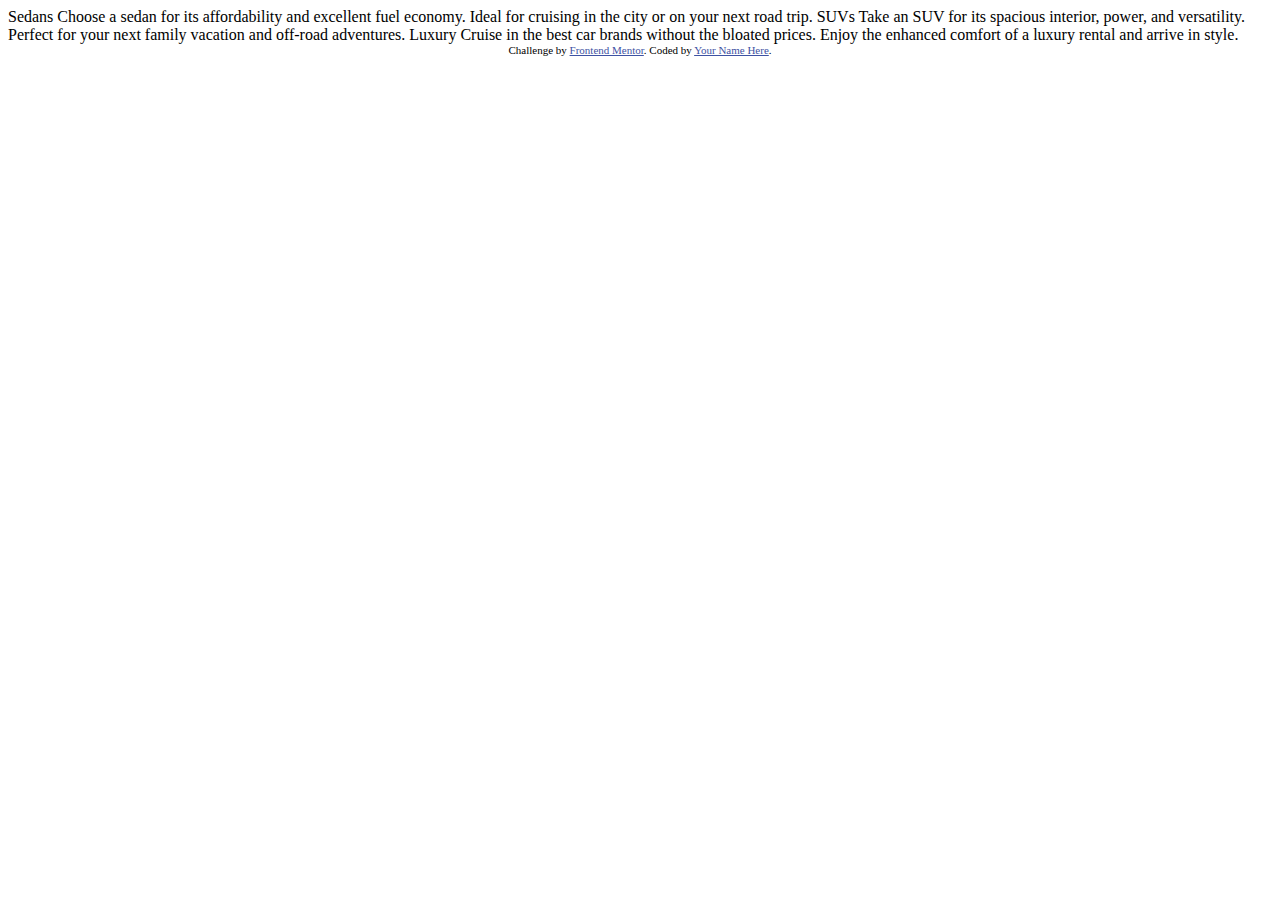
<file: 3-column-preview-card-component-main/index.html>
<!DOCTYPE html>
<html lang="en">
<head>
  <meta charset="UTF-8">
  <meta name="viewport" content="width=device-width, initial-scale=1.0"> <!-- displays site properly based on user's device -->

  <link rel="icon" type="image/png" sizes="32x32" href="./images/favicon-32x32.png">
  
  <title>Frontend Mentor | 3-column preview card component</title>

  <!-- Feel free to remove these styles or customise in your own stylesheet 👍 -->
  <style>
    .attribution { font-size: 11px; text-align: center; }
    .attribution a { color: hsl(228, 45%, 44%); }
  </style>
</head>
<body>
  
  Sedans
  Choose a sedan for its affordability and excellent fuel economy. Ideal for cruising in the city 
  or on your next road trip.

  SUVs
  Take an SUV for its spacious interior, power, and versatility. Perfect for your next family vacation 
  and off-road adventures.

  Luxury
  Cruise in the best car brands without the bloated prices. Enjoy the enhanced comfort of a luxury 
  rental and arrive in style.
  
  <div class="attribution">
    Challenge by <a href="https://www.frontendmentor.io?ref=challenge" target="_blank">Frontend Mentor</a>. 
    Coded by <a href="#">Your Name Here</a>.
  </div>
</body>
</html>
</file>
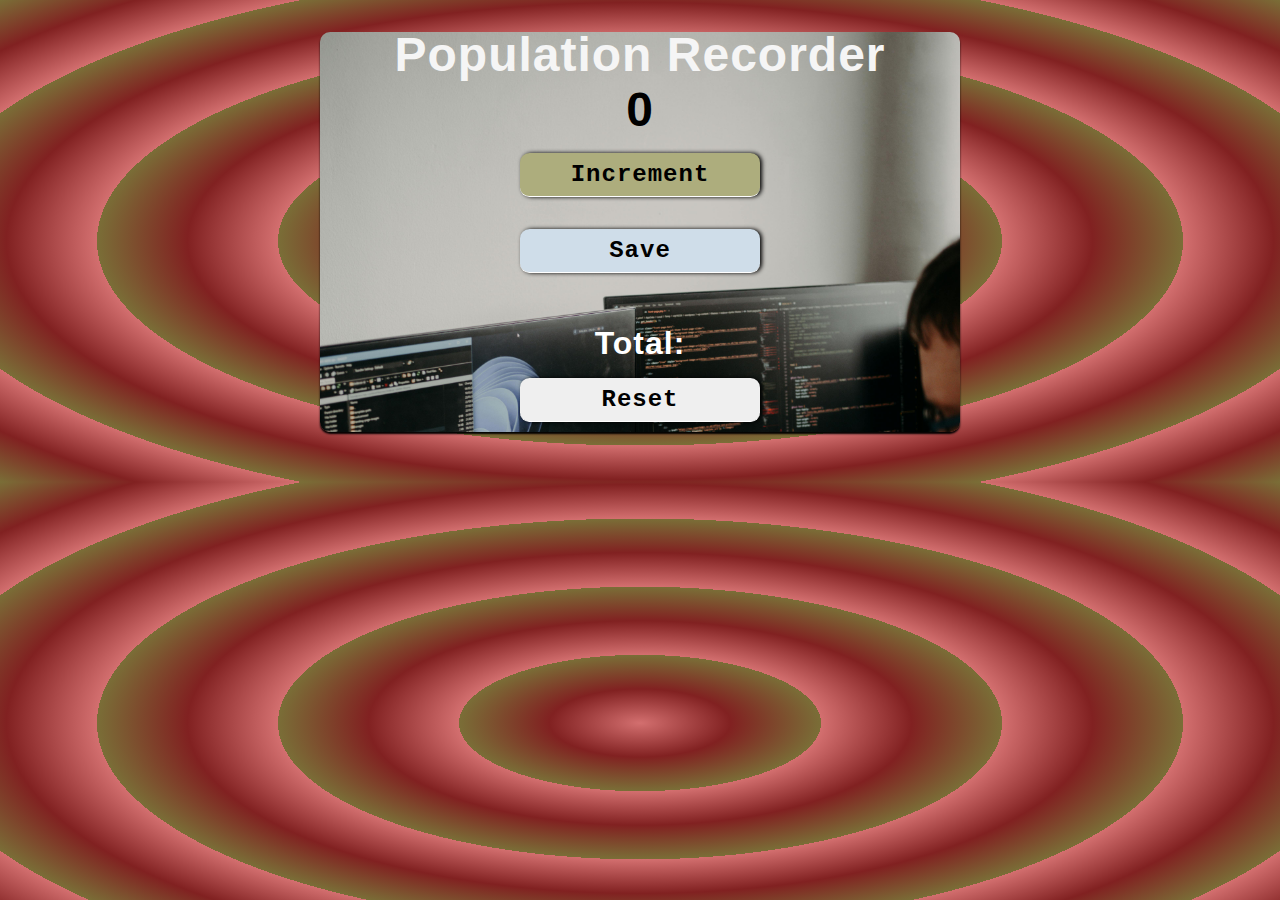
<file: Head count/index.html>
<!DOCTYPE html>
<html lang="en">

<head>
    <meta charset="UTF-8">
    <meta name="viewport" content="width=device-width, initial-scale=1.0">
    <title>Head-Count app</title>
    <link rel="stylesheet" href="index.css">
    <script src="index.js"></script>
</head>

<body>
    <main>
        <h1>Population Recorder</h1>
        <h2 id="counting">0</h2>
        <button class="but" id="countt" onclick="clicked()">Increment</button>
        <button class="bot" id="saves" onclick="clicker()">Save</button><br><br>
        <p id="result">Total:</p>
        <button reset>Reset</button>
    </main>
</body>

</html>
</file>
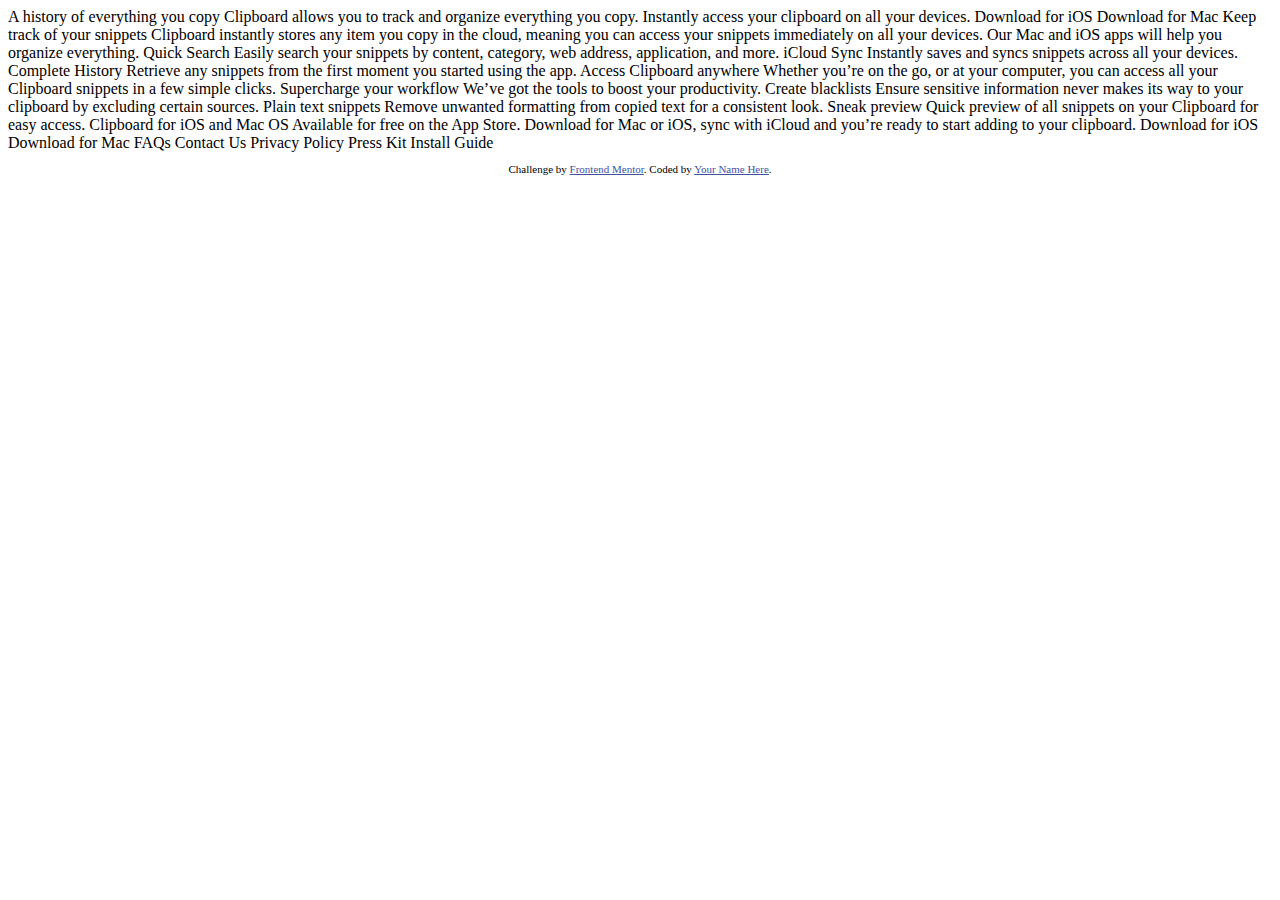
<file: clipboard-landing-page-master/clipboard-landing-page-master/index.html>
<!DOCTYPE html>
<html lang="en">
<head>
  <meta charset="UTF-8">
  <meta name="viewport" content="width=device-width, initial-scale=1.0"> <!-- displays site properly based on user's device -->

  <link rel="icon" type="image/png" sizes="32x32" href="./images/favicon-32x32.png">
  
  <title>Frontend Mentor | Clipboard landing page</title>

  <!-- Feel free to remove these styles or customise in your own stylesheet 👍 -->
  <style>
    .attribution { font-size: 11px; text-align: center; }
    .attribution a { color: hsl(228, 45%, 44%); }
  </style>
</head>
<body>

  A history of everything you copy

  Clipboard allows you to track and organize everything you 
  copy. Instantly access your clipboard on all your devices.

  Download for iOS
  Download for Mac

  Keep track of your snippets

  Clipboard instantly stores any item you copy in the cloud, 
  meaning you can access your snippets immediately on all your 
  devices. Our Mac and iOS apps will help you organize everything.

  Quick Search

  Easily search your snippets by content, category, web address, application, and more.

  iCloud Sync

  Instantly saves and syncs snippets across all your devices.

  Complete History

  Retrieve any snippets from the first moment you started using the app.

  Access Clipboard anywhere

  Whether you’re on the go, or at your computer, you can access all your Clipboard 
  snippets in a few simple clicks.

  Supercharge your workflow

  We’ve got the tools to boost your productivity.

  Create blacklists

  Ensure sensitive information never makes its way to your clipboard by excluding certain sources.

  Plain text snippets

  Remove unwanted formatting from copied text for a consistent look.

  Sneak preview

  Quick preview of all snippets on your Clipboard for easy access.

  Clipboard for iOS and Mac OS

  Available for free on the App Store. Download for Mac or iOS, sync with iCloud 
  and you’re ready to start adding to your clipboard.

  Download for iOS
  Download for Mac

  FAQs
  Contact Us
  Privacy Policy
  Press Kit
  Install Guide
  
  <footer>
    <p class="attribution">
      Challenge by <a href="https://www.frontendmentor.io?ref=challenge" target="_blank">Frontend Mentor</a>. 
      Coded by <a href="#">Your Name Here</a>.
    </p>
  </footer>
</body>
</html>
</file>
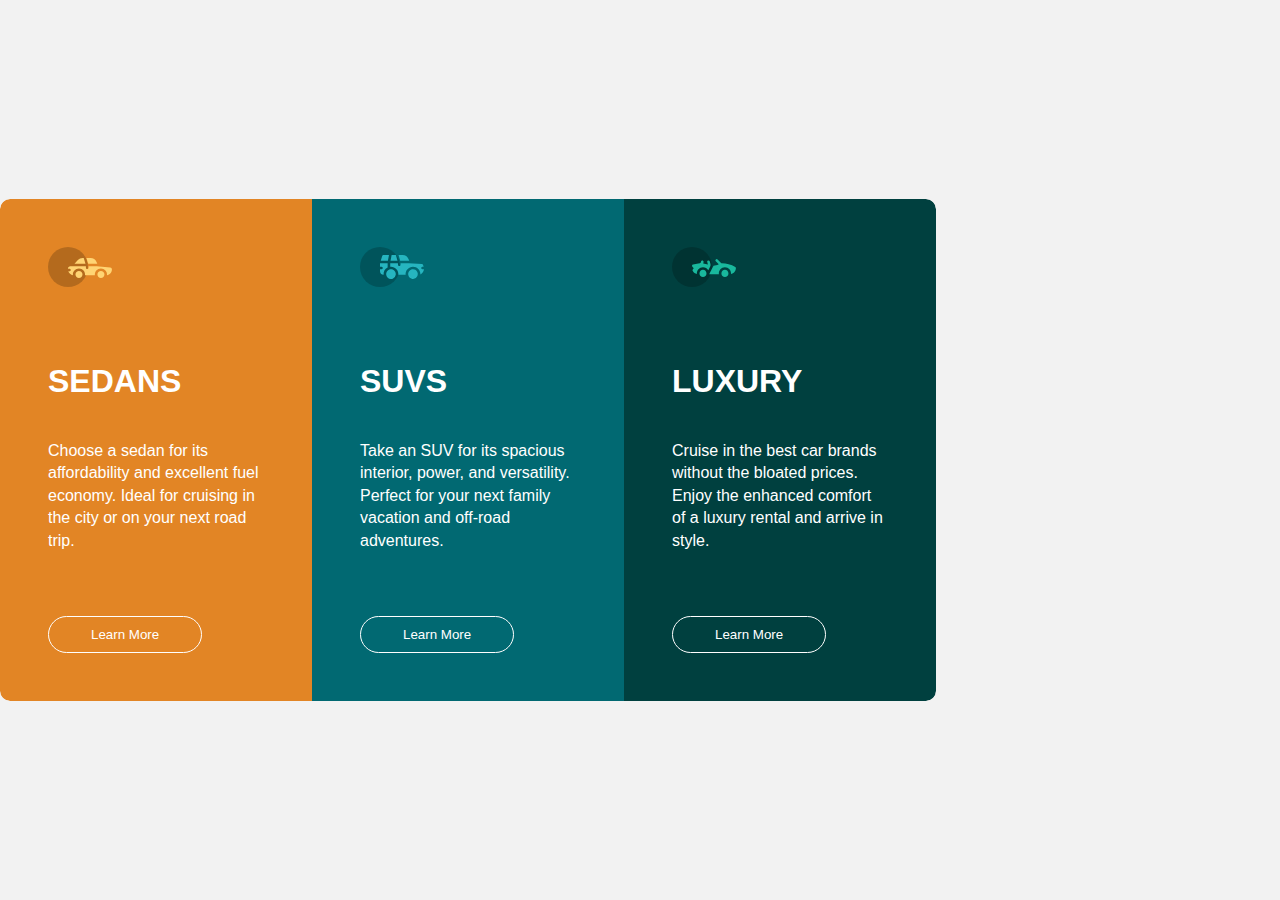
<file: 3-column-preview-card-component-main/design.html>
<!DOCTYPE html>
<html lang="en">

<head>
    <meta charset="UTF-8">
    <meta name="authour" content="Essien Daniel Emmanuel">
    <meta name="viewport" content="width=device-width, initial-scale=1.0">
    <title>3-Column-Preview-Car-Component</title>
    <link rel="stylesheet" href="design.css">
</head>

<body>
    <div class="main">
        <div id="body">
            <div id="sedan">
                <img src="images/icon-sedans.svg" alt="icon-sedans">
                <h1>Sedans</h1>
                <p class="some">
                    Choose a sedan for its affordability and excellent fuel economy. Ideal for cruising in the city
                    or on your next road trip.
                </p>
                <button><a href="">Learn More</a></button>
            </div>
            <div id="suv">
                <img src="images/icon-suvs.svg" alt="icon-suvs">
                <h1>SUVs</h1>
                <p>Take an SUV for its spacious interior, power, and versatility. Perfect for your next family vacation
                    and off-road adventures.
                </p>
                <button><a href="">Learn More</a></button>
            </div>
            <div id="luxury">
                <img src="images/icon-luxury.svg" alt="icon-luxury">
                <h1>Luxury</h1>
                <p>
                    Cruise in the best car brands without the bloated prices. Enjoy the enhanced comfort of a luxury
                    rental and arrive in style.
                </p>
                <button><a href="">Learn More</a></button>
            </div>
        </div>
    </div>
</body>

</html>
</file>
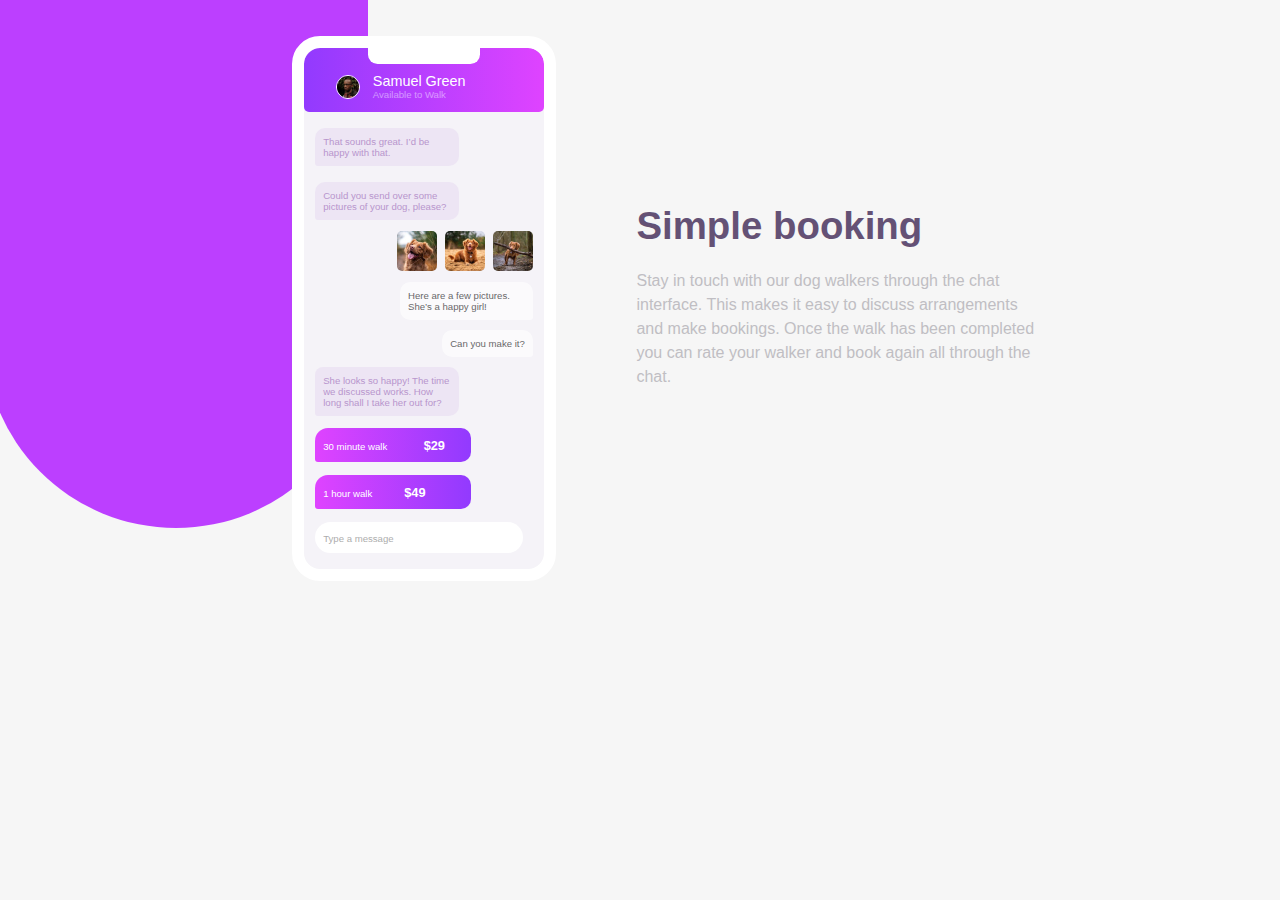
<file: chat-app-css-illustration-master/design.html>
<!DOCTYPE html>
<html lang="en">

<head>
    <meta charset="UTF-8">
    <meta name="Authour" content="Css-intermediate">
    <meta name="viewport" content="width=device-width, initial-scale=1.0">
    <title>Chat-App_css-illustrator</title>
    <link rel="stylesheet" href="design.css">
</head>

<body>
    <div id="bud">
        <div class="purple">
            <div class="phone">
                <div id="sam">
                    <div id="top"></div>
                    <div class="top">
                        <img id="green" src="images/avatar.jpg" alt="avatar">
                        <p><span class="nom">Samuel Green</span><br><span class="small">Available to Walk</span></p>
                    </div>
                </div>
                <article class="art">That sounds great. I’d be happy with that.</article>
                <article class="art"> Could you send over some pictures of your dog, please?</article>
                <div class="img">
                    <img src="images/dog-image-1.jpg" alt="dog-image-1">
                    <img src="images/dog-image-2.jpg" alt="dog-image-2">
                    <img src="images/dog-image-3.jpg" alt="dog-image-3">
                </div>
                <article class="white">Here are a few pictures. She’s a happy girl!</article>
                <article class="white">Can you make it?</article>
                <article class="artt">She looks so happy! The time we discussed works. How long shall I take her out for?
                </article>
                <section>
                    <article class="purp"><span class="dark">30 minute walk</span> <span class="num">$29</span></article>
                    <article class="purp"><span class="dark">1 hour walk</span><span class="num">$49</span></article>
                </section>
                <input type="text" name="message…" for="message" placeholder="Type a message" required>
            </div>
        </div>
        <div class="las">
            <h1>Simple booking</h1>
            <p>Stay in touch with our dog walkers through the chat interface. This makes it easy to
                discuss arrangements and make bookings. Once the walk has been completed you can rate
                your walker and book again all through the chat.</p>
        </div>
    </div>
</body>

</html>
</file>
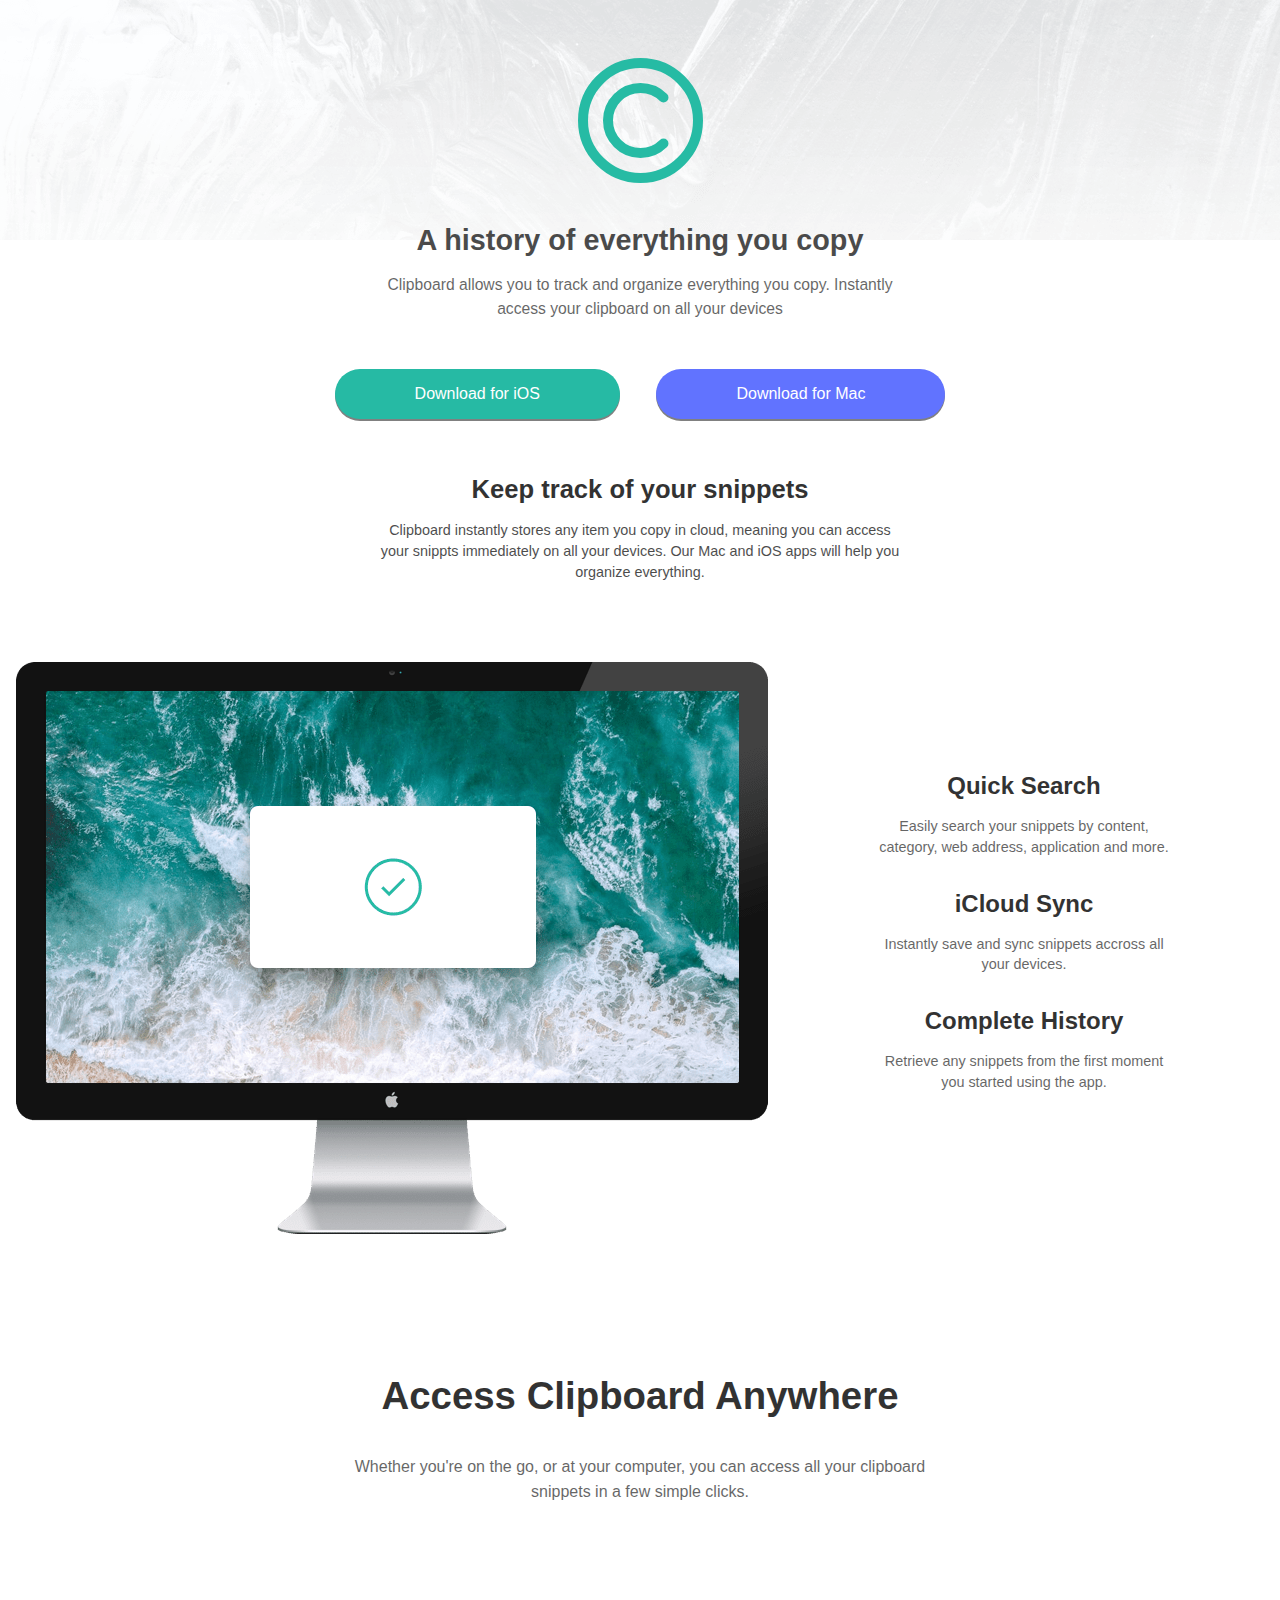
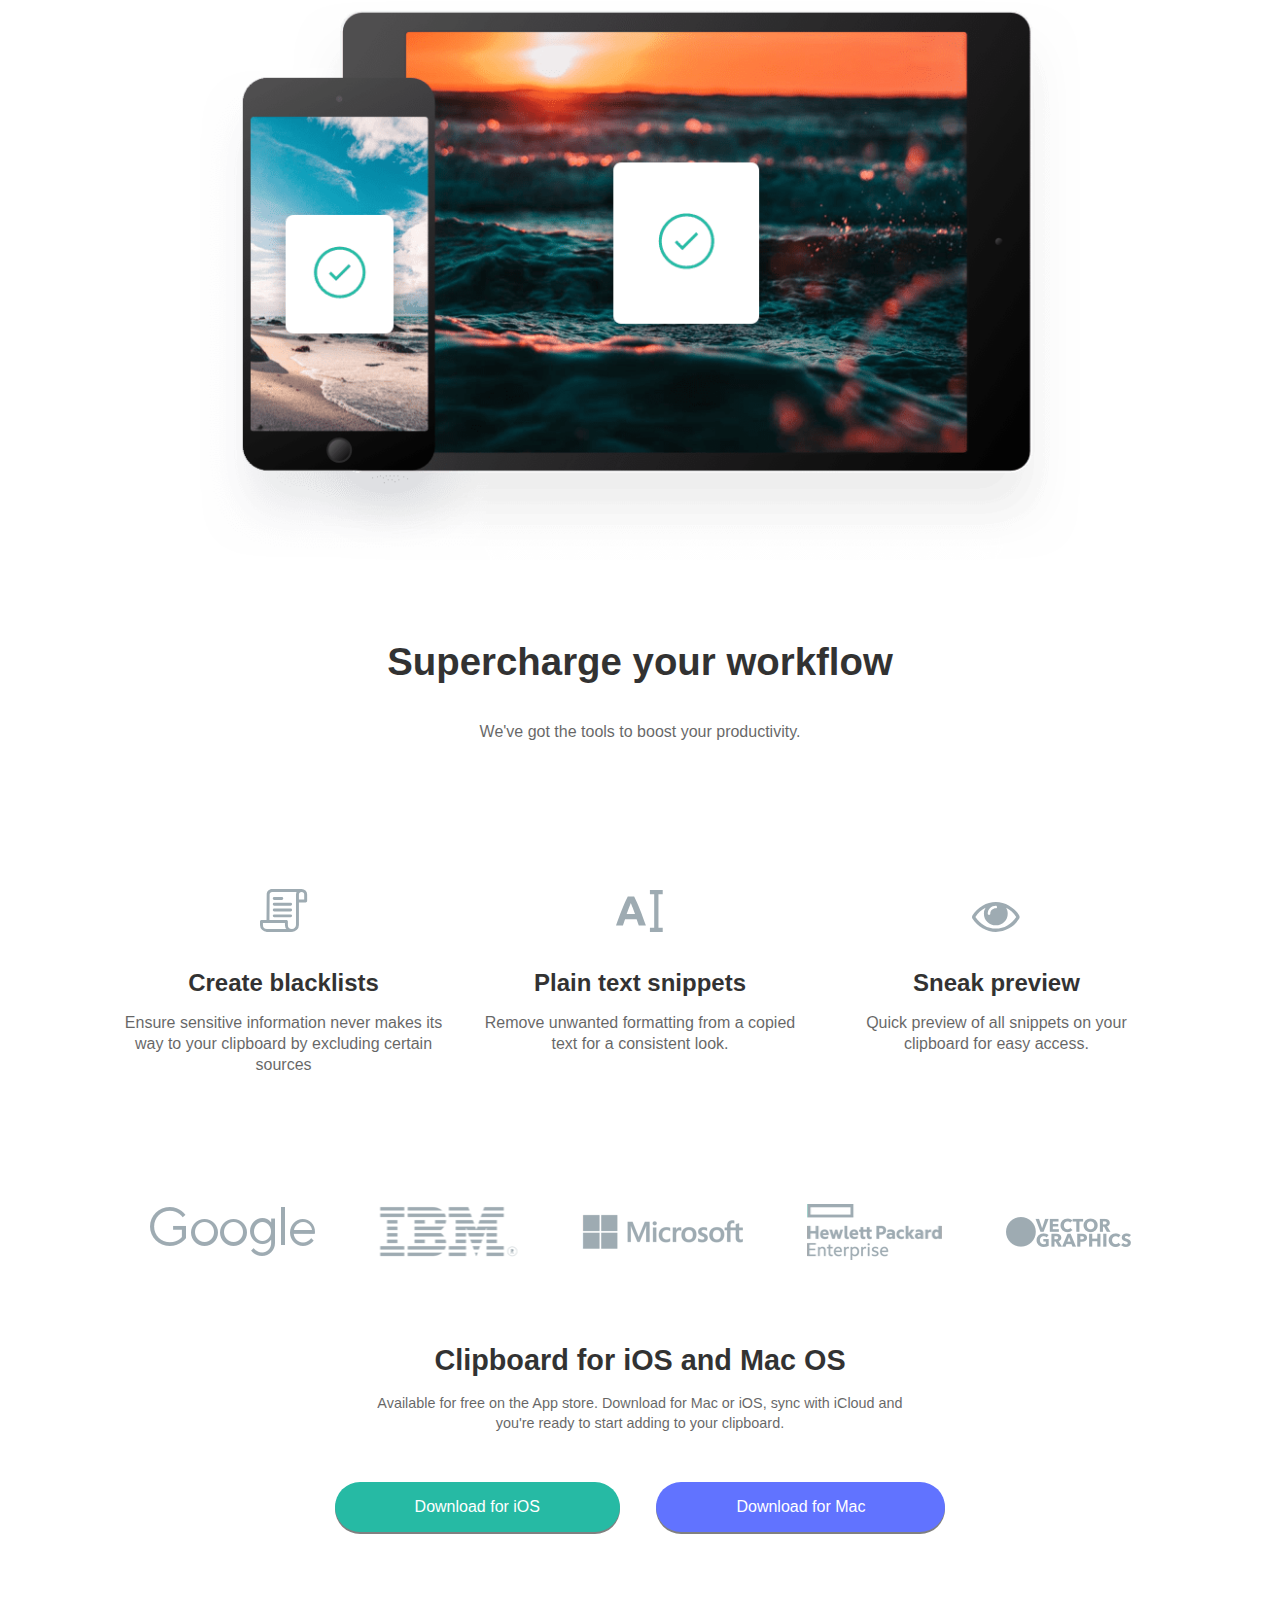
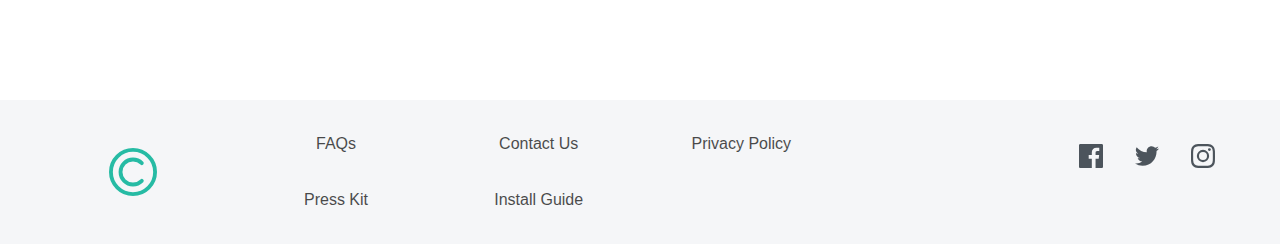
<file: clipboard-landing-page-master/code.html>
<!DOCTYPE html>
<html lang="en">

<head>
    <meta charset="UTF-8">
    <meta name="Project" content="Clipboard Landing project design">
    <meta name="viewport" content="width=device-width, initial-scale=1.0">
    <title>Clipboard-Landing</title>
    <link rel="stylesheet" href="style.css">
</head>

<body>
    <div id="top">
        <div class="back">
            <img src="clipboard-landing-page-master/images/logo.svg" alt="logo-svg">
        </div>
        <section class="top">
            <h1>A history of everything you copy</h1>
            <p class="line">
                Clipboard allows you to track and organize everything you copy. Instantly<br>
                access your clipboard on all your devices
            </p>
            <button id="ios">Download for iOS</button> <button id="mac">Download for Mac</button>
        </section>
        <section id="tee">
            <h2 id="keep"> Keep track of your snippets</h2>
            <p class="line">
                Clipboard instantly stores any item you copy in cloud, meaning you can access<br>
                your snippts immediately on all your devices. Our Mac and iOS apps will help you<br>
                organize everything.
            </p>
        </section>
        <div id="two">
            <img id="flo-left" src="clipboard-landing-page-master/images/image-computer.png" alt="Computer">
            <div class="side">
                <article>
                    <h3>Quick Search</h3>
                    <p class="lin">
                        Easily search your snippets by content,<br> category, web address, application and more.
                    </p>
                </article>
                <article>
                    <h3>iCloud Sync</h3>
                    <p class="lin">
                        Instantly save and sync snippets accross all<br> your devices.
                    </p>
                </article>
                <article>
                    <h3>Complete History</h3>
                    <p class="lin">
                        Retrieve any snippets from the first moment<br> you started using the app.
                    </p>
                </article>
            </div>
        </div>
        <div id="three">
            <h2>Access Clipboard Anywhere</h2>
            <p class="line">
                Whether you're on the go, or at your computer, you can access all your clipboard<br> snippets in a few
                simple clicks.
            </p>
            <img id="mobile" src="clipboard-landing-page-master/images/image-devices.png" alt="Mobile">
            <article>
                <h2>Supercharge your workflow</h2>
                <p class="line">We've got the tools to boost your productivity.</p>
            </article>
        </div>
        <div class="footer">
            <article>
                <img src="clipboard-landing-page-master/images/icon-blacklist.svg" alt="icon-blacklist">
            <p><b>Create blacklists</b></p>
            <p class="line">Ensure sensitive information never makes its way to your clipboard by
                excluding certain sources</p>
            </article>
            <article>
                <img src="clipboard-landing-page-master/images/icon-text.svg" alt="icon-text">
            <p><b>Plain text snippets</b>
            <p class="line">Remove unwanted formatting from a copied text for a consistent look.</p>
            </article>
            <article>
                <img src="clipboard-landing-page-master/images/icon-preview.svg" alt="icon-preview">
            <p><b>Sneak preview</b></p>
            <p class="line">Quick preview of all snippets on your clipboard for easy access.</p>
            </article>
        </div>
        <div id="tor">
            <p><img id="smal" src="clipboard-landing-page-master/images/logo-google.png" alt="google"></p>
            <p><img id="smal" src="clipboard-landing-page-master/images/logo-ibm.png" alt="IBM logo"></p>
            <p><img id="smal" src="clipboard-landing-page-master/images/logo-microsoft.png" alt="Microsoft"></p>
            <p><img id="smal" src="clipboard-landing-page-master/images/logo-hp.png" alt="HP"></p>
            <p><img id="smal" src="clipboard-landing-page-master/images/logo-vector-graphics.png" alt="vector">
            </p>
        </div>
        <div id="clip">
            <h2>Clipboard for iOS and Mac OS</h2>
            <p class="line">
                Available for free on the App store. Download for Mac or iOS, sync with iCloud and<br> you're ready
                to start adding to your clipboard.
            </p>
            <button id="ios">Download for iOS</button> <button id="mac">Download for Mac</button>
        </div>
    </div>
    <footer>
            <img id="tiny" src="clipboard-landing-page-master/images/logo.svg" alt="logo-svg">
            <p class="faq"><a href="">FAQs</a></p>
            <p class="cons"><a href="">Contact Us</a></p>
            <p class="pop"><a href="">Privacy Policy</a></p>
            <p class="emp"></p>
            <p class="kit"><a href="">Press Kit</a></p>
            <p class="ins"><a href="">Install Guide</a></p>
        <div id="logos">
            <img src="clipboard-landing-page-master/images/icon-facebook.svg" alt="icon-facebook">
            <img src="clipboard-landing-page-master/images/icon-twitter.svg" alt="icon-twitter">
            <img src="clipboard-landing-page-master/images/icon-instagram.svg" alt="icon-instagram">
        </div>
    </footer>
</body>

</html>
</file>
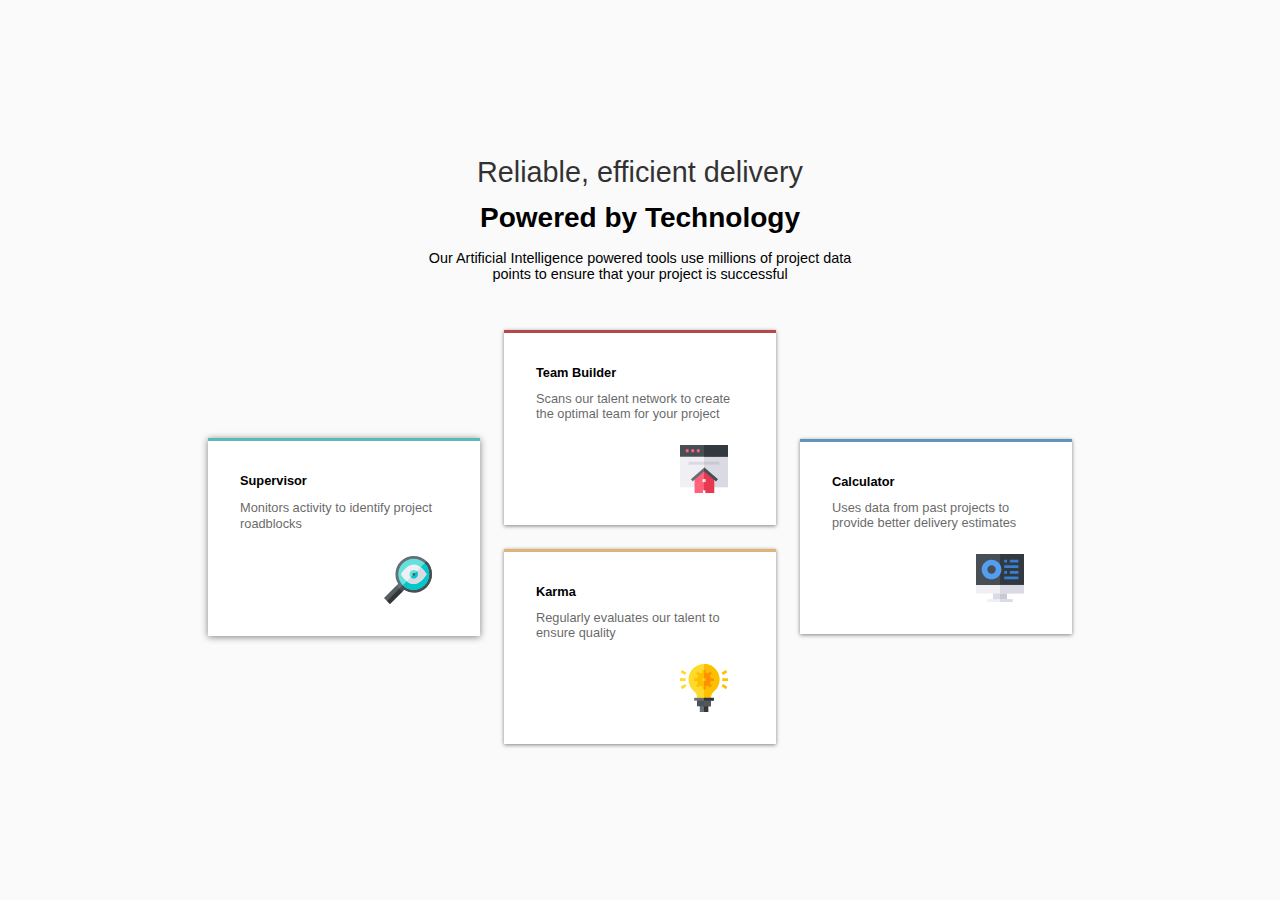
<file: four-card-feature-section-master/design.html>
<!DOCTYPE html>
<html lang="en">
<head>
    <meta charset="UTF-8">
    <meta name="authour" content="Essien Daniel Emmanuel">
    <meta name="viewport" content="width=device-width, initial-scale=1.0">
    <title>Four-Card-Feature-Section-design</title>
    <link rel="stylesheet" href="design.css">
</head>
<body>
    <div class="body">
        <div class="main">
            <p id="fes">Reliable, efficient delivery</p>
                <h1>Powered by Technology</h1>
                <p id="two">  Our Artificial Intelligence powered tools use millions of project data<br> points 
                    to ensure that your project is successful</p>
            <div id="body">
                <div id="super">
                    <h2 class="head">Supervisor</h2>
                    <p class="bod">  Monitors activity to identify project roadblocks</p>
                    <img class="image" src="images/icon-supervisor.svg" alt="supervisor-icon">
                </div>
                <div id="team-karma">
                    <div id="team">
                        <h2 class="head">Team Builder</h2>
                        <p class="bod">Scans our talent network to create the optimal team for your project</p>
                        <img class="image" src="images/icon-team-builder.svg" alt="icon-team-builder">
                    </div>
                    <div id="karma">
                        <h2 class="head">Karma</h2>
                        <p class="bod">Regularly evaluates our talent to ensure quality</p>
                        <img class="image" src="images/icon-karma.svg" alt="icon-karma">
                    </div>
                </div>
                <div id="calc">
                    <h2 class="head">Calculator</h2>
                    <p class="bod">Uses data from past projects to provide better delivery estimates</p>
                    <img class="image" src="images/icon-calculator.svg" alt="icon-calculator">
                </div>
            </div>
        </div>
    </div>
</body>
</html>
</file>
<file: Head count/index.css>
*{
    padding: 0;
    margin: 0;
    box-sizing: border-box;
    font-family: sans-serif, 'Courier New', Courier, monospace;
    letter-spacing: 1px;
}
body{
    height: 50vh;
    background: repeating-radial-gradient(#d36f6f 20%, #812121 30%, #7a6e37 40%);
}
main{
    display: flex;
    flex-direction: column;
    justify-content: center;align-items: center;
    max-width: 30rem;
    height: 25rem;
    max-width: 40rem;
    margin: auto;
    background-image: url(pexels-fotios-photos-16129705.jpg);
    background-size: cover;
    background-repeat: no-repeat;
    border-radius: 10px;
    box-shadow: 0 2px 2px 0;
    margin-top: 2rem;
}
h1{
    color: whitesmoke;
    font-weight: 600;
    font-size: 3rem;
    /* margin: 1rem 1.5rem; */
}
h2{
    font-size: 3rem;
    color: black;
}
button{
    padding: .5rem 1rem;
    width: 15rem;
    margin: 1rem;
    border-radius: .6rem;
    font-size: 1.5rem;
    font-weight: 700;
    font-family: 'Courier New', Courier, monospace;
    border: none;
    border-bottom: 1px solid white;
    box-shadow: 2px 0 4px;
}
button:hover{
    background-color: black;
    color: white;
    text-decoration: underline;
}
.bot{
    background-color: rgb(207, 221, 233);
}
.but{
    background-color: rgb(173, 173, 125);
}
#result{
    font-size: 2rem;
    font-weight: 800;
    color: rgb(255, 255, 255);
}
</file>
<file: 3-column-preview-card-component-main/design.css>
*{
    margin: 0;
    padding: 0;
    font-family: sans-serif;
}
#body{
    display: flex;
    flex-wrap: wrap;
    justify-content: center;
    align-items: center;
    border-radius: 10px;
    overflow: hidden;
}
body{
    background-color: #F2F2F2;
    height: 100vh;
    display: flex;
    align-items: center;
    flex-wrap: wrap;
}
h1{
    padding-bottom: 4rem;
    padding: 2.5rem 2rem;
    text-transform: uppercase;
}
img{
    padding: 2rem ;
}
p{
    line-height: 1.4rem;
    padding: 0 2rem;
    padding-bottom: 2rem;

}
#sedan{
    background-color: #E28525;
    color: #ffff;
    /*max-width: 310px;*/
    padding: 1rem;
    /*min-height: 500px;*/
    flex-basis: 280px;
    width: 100%;
    border-radius: 10px 0 0 10px;
}

#suv{
    background-color: #016972;
    color: #ffff;
    flex-basis: 280px;
    padding: 1rem;
    width: 100%;
}
#luxury{
    background-color: #00403F;
    color: #ffff;
    padding: 1rem;
    flex-basis: 280px;
    width: 100%;
    border-radius: 0 10px 10px 0;
}

 a{
    text-decoration: none;
    color: #ffff;
    padding: 2.5rem 2rem;
}
button{
    padding: 10px;
    background-color: inherit;
    border: 1px solid #ffff;
    border-radius: 1.2rem;
    cursor: pointer;
    margin-top: 2rem;
    margin-left: 2rem;
    margin-bottom: 2rem;
}

@media (orientation: portrait){
        #sedan{
            border-radius: 10px 10px 0 0;
        }
        #luxury{
            border-radius: 0 0 10px 10px;
        }
        #suv a{color: #016972;

        }
        #sedan a{
            color: #E28525;
        }
        #luxury a{
            color: #00403F;
        }
        button{
            background-color: #ffff;
        }
}
</file>
<file: chat-app-css-illustration-master/design.css>
*{
    padding: 0;
    margin: 0;
    box-sizing: border-box;
    font-family: Arial, Helvetica, sans-serif;
}
body{
    min-height: 60vh;
    background-color: #F6F6F6;
}
.purple{
    height: 35rem;
    width: 20rem;
    background-color: #BC3FFF;
    border-radius: 0 0 16rem 0;
    margin-left: -9.5rem;
    margin-top: -2rem;
}
.phone{
    position: relative;
    min-height: 28rem;
    width: 15rem;
    right: -10rem;
    top: 5rem;
    margin: 0 auto;
    background-color: white;
    border-radius: 1rem;
    outline: .8rem solid white;
    background-color: #F5F3F8;
    
}
#sam{
    height: 4rem;
    background: linear-gradient(to right, #923AFE, #DF43FF);
    border-radius: 1rem 1rem 5px 5px;
    color: white;
}
#top{
    height: 1rem;
    width: 7rem;
    background-color: white;
    margin: 0 auto;
    border-radius: 0 0 .6rem .6rem;
}
#green{
    width: 100%;
    max-width: 1.5rem;
    border-radius: 50%;
    border: 1px solid white;
    vertical-align: middle;
    float: left;
    margin-left: 2rem;
    margin-top: .7rem;
    margin-right: .8rem;
}
.nom{
    font-size: .9rem;
    padding-bottom: 0;
    margin-top: 0;

}
.small{
    font-size: .6rem;
    opacity: .45;
}
.top p{
    line-height: .7rem;
    padding-top: .7rem;
}
.phone .art{
    background-color: #EDE5F4;
    color: #B895CD;
    margin-top: 1rem;
    margin-left: .7rem;
    font-size: .6rem;
    max-width: 60%;
    border-radius: 10px 10px 10px 3px;
    padding: .5rem;
    padding-right: .6rem;
}
.img img{
    width: 100%;
    max-width: 2.5rem;
    border-radius: 5px;
}
.img{
    display: flex;
    gap: .5rem;
    justify-content: flex-end;
    margin: .7rem;
}
.phone .white{
    float: right;
    background-color: white;
    margin-bottom: .6rem;
    font-size: .6rem;
    margin-left: 6rem;
    padding: .5rem;
    border-radius: 10px 10px 3px 10px;
    margin-right: .7rem;
    opacity: .6;
}
.artt{
    clear: both;
    background-color: #EDE5F4;
    color: #B895CD;
    margin-top: 1rem;
    margin-left: .7rem;
    font-size: .6rem;
    max-width: 60%;
    border-radius: 8px 10px 10px 3px;
    padding: .5rem;
    padding-right: .6rem;
}
.purp{
    margin-bottom: .8rem;
    background: linear-gradient(to left, #923AFE, #DF43FF);
    margin-left: .7rem;
    color: white;
    max-width: 65%;
    border-radius: 13px 10px 10px 3px;
    padding: .5rem;
    padding-right: .6rem;
}
.dark{
    font-size: .6rem;
}
.num{
    font-size: .8rem;
    margin-left: 2rem;
    font-weight: 700;
}
section{
    margin-top: .8rem;
}
input{
    margin-left: .7rem;
    margin-bottom: 1rem;
    width: 13rem;
    border: none;
    border-radius: 1rem;
    padding: .5rem;
    padding-right: .6rem;
}
::placeholder{
    font-size: .6rem;
    opacity: .6;
}
.las{
    margin-top: 8rem;
    margin-bottom: 3rem;
    text-align: center;
    padding: 1.5rem;
}
.las h1{
    font-size: 2.4rem;
    padding-bottom: 1.3rem;
    opacity: .8;
    color: #402955;
}
.las p{
    line-height: 1.5rem;
    color: #C0BEC3;
}

@media (min-width: 450px) {
    body{
        display: flex;
        justify-content: center;
        align-items: center;
        flex-wrap: wrap;
    }

    .purple{
        display: inline-block;
        max-width: 45%;
        width: 24rem;
        margin-left: -1rem;
        border-radius: 0 0 13rem 13rem;
    }
    .phone{
        right: -15.5rem;
    }
    .las{
        position: relative;
        display: inline-block;
        max-width: 35%;
        margin-left: 15rem;
        text-align: left;
        top: -5rem;
    }
    .las p{
        font-size: 1rem;
    }
}
</file>
<file: clipboard-landing-page-master/style.css>
*{
    margin: 0;
    box-sizing: border-box;
    text-align: center;
    font-family: sans-serif;

}
.back{
    background-image: url(clipboard-landing-page-master/images/bg-header-desktop.png);
    min-height: 15rem;
    display: flex;
    justify-content: center;
    align-items: center;
}
.top{
    padding: 1rem;
    margin-top: -2rem;
}
.top h1{
    font-size: 1.8rem;
    opacity: .7;
    padding-bottom: 1rem;
}
.top .line{
    line-height: 1.5rem;
    font-size: .98rem;
    opacity: .6;
    margin-bottom: 3rem;
}
button{
    padding: 1rem 5rem;
    border-radius: 2rem;
    border: none;
    box-shadow: 0 2px 0 grey;
    margin-bottom: 1.5rem;
    color: white;
    font-size: 1rem;
}
#ios{
    background-color: hsl(171, 66%, 44%);
}
#mac{
    background-color: hsl(233, 100%, 69%);
}
#tee{
    padding: 1rem;
}
#tee h2{
    font-size: 1.6rem;
    opacity: .8;
    margin-bottom: 1rem;
}
#tee p{
    font-size: .9rem;
    line-height: 1.3rem;
    opacity: .7;
}
#two{
    padding: 1rem;
    margin-bottom: 4rem;
}
#flo-left{
    width: 100%;
    max-width: 23rem;
    margin-bottom: 3rem;
    margin-top: 3rem;
}

#two h3{
    font-size: 1.5rem;
    opacity: .8;
    margin-bottom: 1rem;
}
#two p{
    font-size: .9rem;
    line-height: 1.3rem;
    opacity: .6;
    margin-bottom: 1rem;
}
#two article{
    margin-bottom: 2rem;
}
#three{
    padding: 1rem;
}
#three h2{
    font-size: 1.7rem;
    opacity: .8;
    line-height: 2.2rem;
    margin-bottom: 2.5rem;
}
#three .line{
    font-size: 1rem;
    line-height: 1.6rem;
    opacity: .6;
    margin-bottom: 6rem;
}
#three img{
    width: 100%;
    max-width: 23rem;
    margin-bottom: 5rem;
}
.footer{
    padding: 1rem;
}

.footer article img{
    margin-bottom: 2.3rem;
}
.footer b{
    font-size: 1.5rem;
    opacity: .8;
}

.footer .line{
    margin-top: 1rem;
    font-size: .9rem;
    line-height: 1.3rem;
    opacity: .6;
    margin-bottom: 2rem;
}

/*styling for the "knwn" logos*/
#tor{
    display: flex;
    flex-direction: column;
    gap: 4rem;
    margin-top: 4rem;
    margin-bottom: 4rem;
}

#clip{
    padding: 1rem;
    margin-bottom: 8rem;
}
#clip h2{
    font-size: 1.8rem;
    opacity: .8;
    margin-bottom: 1rem;
}
#clip p{
    font-size: .9rem;
    line-height: 1.3rem;
    opacity: .6;
    margin-bottom: 3rem;
}

/*Styling for footer*/
footer{
    background-color: #F5F6F8;
    padding: 1rem 2rem;
}
footer *{
    margin-bottom: 2rem;
}
#tiny{
    width: 100%;
    max-width: 3rem;
    margin-bottom: 2rem;
    margin-top: 2rem;
}
#footer{
    display: flex;
    flex-direction: column;
    gap: 2rem;
    justify-content: center;
    align-items: center;
    margin-bottom: 2rem;
}
footer a{
    text-decoration: none;
    color: black;
    opacity: .7;
}
footer #logos{
    display: flex;
    gap: 2rem;
    justify-content: center;
    align-items: center;
    margin-bottom: 2rem;
}
footer #logos img{
    width: 100%;
    max-width: 1.5rem;
}

/*media query*/
@media (min-width: 600px) {
    footer{
        display: grid;
        grid-template-columns: repeat(6, 1fr);
        grid-template-rows: 1fr 1fr;
        justify-content: center;
        align-items: center;
    }
    footer *{
        margin-bottom: 0;
    }
    button{
        margin-left: 1rem;
        margin-right: 1rem;
    }
       #tiny{
        grid-column: 1/2;
        grid-row: 1/3;
        align-self: center;
        justify-self: center;
       } 
#logos{
    grid-area: 1/6/3/7;
    align-self: center;
    justify-self: center;
}
#logos .faq{
    grid-area: 1/2/2/3;
}
#logos .cons{
    grid-area: 1/3/2/4;
}
#logos .pop{
    grid-area: 1/4/2/5;
}

#logos .kit{
    grid-column-start: 2;
    grid-row-start: 2;
}
#logos .ins{
    grid-column-start: 3;
    grid-row-start: 2;
}
#tor{
    flex-direction: row;
    justify-content: center;
    align-items: center;
}
.footer img{
    width: 100%;
    max-width: 3rem;
    align-self: center;
    justify-self: center;
}
.footer article{
    display: inline-flex;
    flex-direction: column;
    max-width: 22rem;
    padding: 1rem;
}
.footer article .line{
    font-size: 1rem;
}
#three img{
    width: 100%;
    max-width: 55rem;
}
#three h2{
    font-size: 2.4rem;
}
#three p{
    font-size: 1.1rem;
}
#flo-left{
    width: 100%;
    max-width: 55rem;
}
#two{
    display: flex;
    align-items: center;
    text-align: left;
    gap: 1rem;
}
#two img{
    width: 100%;
    vertical-align: middle;
}
#two .side{
    width: 100%;
    height: 100%;
    gap: 2rem;
    text-align: left;
}
#two .side article{
    margin-top: rem;
    text-align: left;
}
}
</file>
<file: four-card-feature-section-master/design.css>
*{
    margin: 0;
    padding: 0;
    box-sizing: border-box;
    font-family: sans-serif, 'Times New Roman', Times, serif;
}
/*@font-face {
    font-family: ;
    src: url();
}*/
.bod{
    font-size: .8rem;
    opacity: .6;
    padding-bottom: 1.5rem;
}
#fes{
    font-size: 1.8rem;
    opacity: .8;
    padding-bottom: .8rem ;
}
h1{
    font-size: 1.75rem;
    padding-bottom: 1rem ;
}
#two{
    font-size: .9rem;
    padding-bottom: 3rem;
}
.head{
    font-size: .8rem;
    padding-bottom: .7rem;
}
.image{display: block;
position: relative;
left: 9rem;
    width: 100%;
    max-width: 3rem;
}
#super{
    border-top: 3px solid #5EB8B9;
    width: 17rem;
    padding: 2rem;
    line-height: 1rem;
    box-shadow: 0 1px 7px grey ;
    background-color: #ffff;
    text-align: left;
}
#team{
    border-top: 3px solid #B44949;
    width: 17rem;
    padding: 2rem;
    box-shadow: 0 1px 4px grey;
    margin-bottom: 1.5rem;
    background-color: #ffff;
    text-align: left;
}
#karma{
    border-top: 3px solid #DDB578;
    width: 17rem;
    padding: 2rem;
    box-shadow: 0 1px 4px grey ;
    background-color: #ffff;
    text-align: left;
}
#calc{
    border-top: 3px solid #6193BC;
    width: 17rem;
    padding: 2rem;
    box-shadow: 0 1px 4px grey;
    background-color: #ffff;
    text-align: left;
} 

#body{
    display: flex;
    align-items: center;
    justify-content: center;
    gap: 1.5rem;
    flex-wrap: wrap;
    text-align: left;

}

.main{
    text-align: center;
    margin-bottom: 1rem;
    margin-top: 1rem;
}

.body{
    background-color: #FAFAFA;
    display: flex;
    justify-content: center;
    align-items: center;
    flex-wrap: wrap;
    height: 100vh;
}
body{
    height: 100vh;
}
</file>
